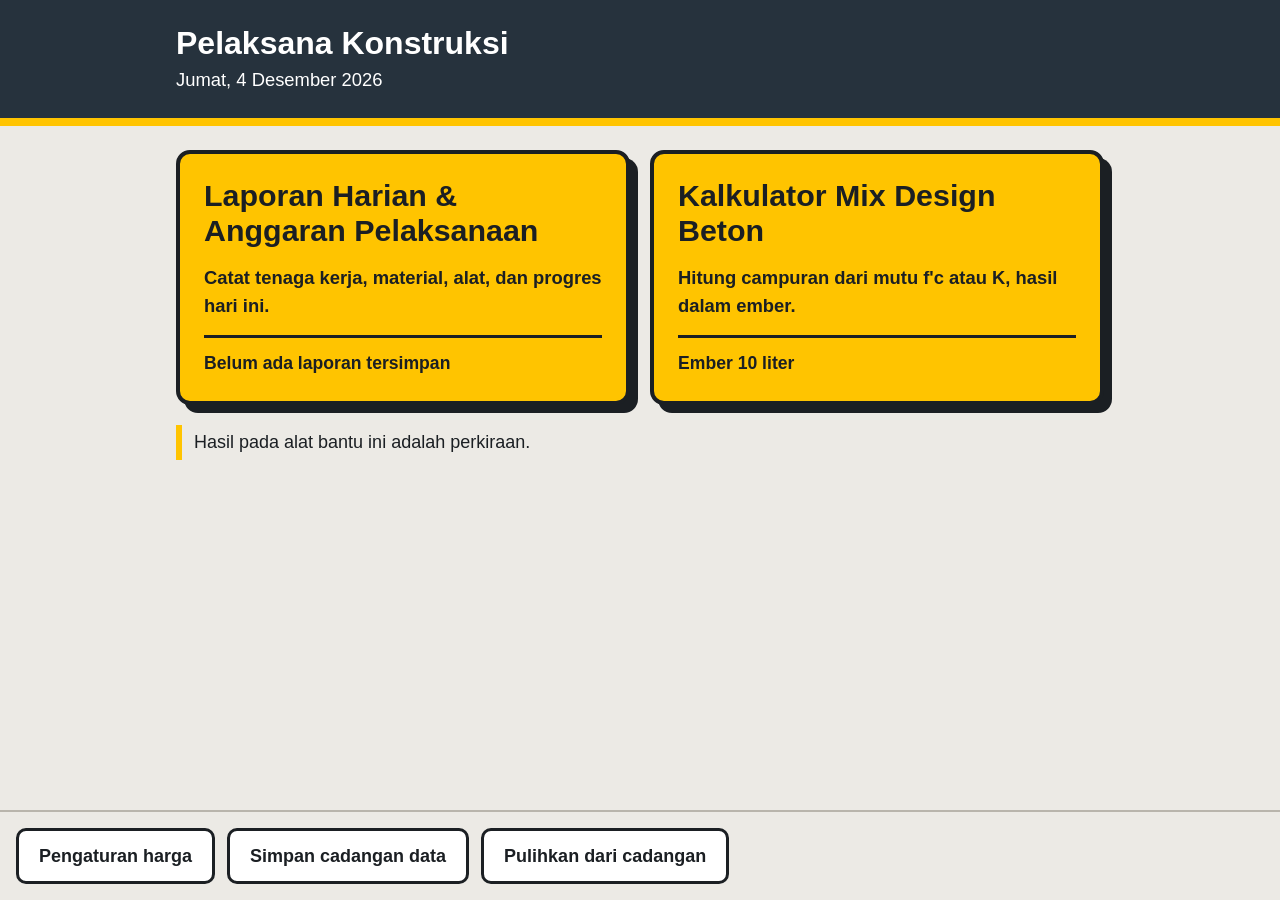
<file: index.html>
<!DOCTYPE html>
<html lang="id">
<head>
  <meta charset="UTF-8">
  <meta name="viewport" content="width=device-width, initial-scale=1">
  <meta name="color-scheme" content="light dark">
  <meta name="theme-color" content="#26323D">
  <link rel="manifest" href="manifest.json">
  <link rel="icon" href="icons/icon-192.png">
  <title>Aplikasi Pelaksana Konstruksi</title>
  <link rel="stylesheet" href="css/style.css">
  <link rel="stylesheet" href="css/landing.css">
</head>
<body class="beranda">

  <header class="atas">
    <div class="wadah">
      <h1>Pelaksana Konstruksi</h1>
      <p id="tanggal">Memuat tanggal...</p>
    </div>
  </header>

  <main class="wadah menu">
    <a class="menu-besar" href="laporan.html">
      <span class="judul">Laporan Harian &amp; Anggaran Pelaksanaan</span>
      <span class="ket">Catat tenaga kerja, material, alat, dan progres hari ini.</span>
      <span class="info" id="infoLaporan">Memuat...</span>
    </a>

    <a class="menu-besar" href="mixdesign.html">
      <span class="judul">Kalkulator Mix Design Beton</span>
      <span class="ket">Hitung campuran dari mutu f'c atau K, hasil dalam ember.</span>
      <span class="info" id="infoMix">Ember 10 liter</span>
    </a>

    <p style="grid-column: 1 / -1; margin: 0; border-left: 6px solid var(--kuning); padding: 4px 12px;">
      Hasil pada alat bantu ini adalah perkiraan.
    </p>
  </main>

  <footer class="bawah">
    <p class="peringatan sembunyi" id="peringatan">
      Penyimpanan browser tidak tersedia. Data tidak akan tersimpan.
    </p>
    <div style="display:flex;flex-wrap:wrap;gap:12px">
      <a class="tombol sekunder" href="harga.html">Pengaturan harga</a>
      <button class="tombol sekunder" type="button" id="btnCadangan">Simpan cadangan data</button>
      <button class="tombol sekunder" type="button" id="btnPulihkan">Pulihkan dari cadangan</button>
      <input type="file" id="berkasCadangan" accept="application/json,.json" class="sembunyi">
    </div>
  </footer>

  <script src="js/harga.js"></script>
  <script src="js/storage.js"></script>
  <script src="js/util.js"></script>
  <script>
    (function () {
      document.getElementById("tanggal").textContent = Util.formatTanggalID();

      if (!Penyimpanan.tersedia()) {
        document.getElementById("peringatan").classList.remove("sembunyi");
      }

      var jumlah = Penyimpanan.daftar("laporan_").length;
      document.getElementById("infoLaporan").textContent =
        jumlah === 0 ? "Belum ada laporan tersimpan" : jumlah + " laporan tersimpan";

      var p = Penyimpanan.ambilPengaturan();
      document.getElementById("infoMix").textContent =
        "Ember " + Util.formatAngka(p.volumeEmber, 1) + " liter";

      document.getElementById("btnCadangan").addEventListener("click", function () {
        Penyimpanan.ekspor();
      });

      var berkas = document.getElementById("berkasCadangan");
      document.getElementById("btnPulihkan").addEventListener("click", function () { berkas.click(); });
      berkas.addEventListener("change", function () {
        if (!berkas.files.length) return;
        Penyimpanan.impor(berkas.files[0]).then(function (n) {
          alert(n + " data berhasil dipulihkan.");
          location.reload();
        }).catch(function (e) { alert("Gagal memulihkan: " + e.message); });
      });
    })();
  </script>
  <script src="js/pwa.js"></script>
</body>
</html>
</file>
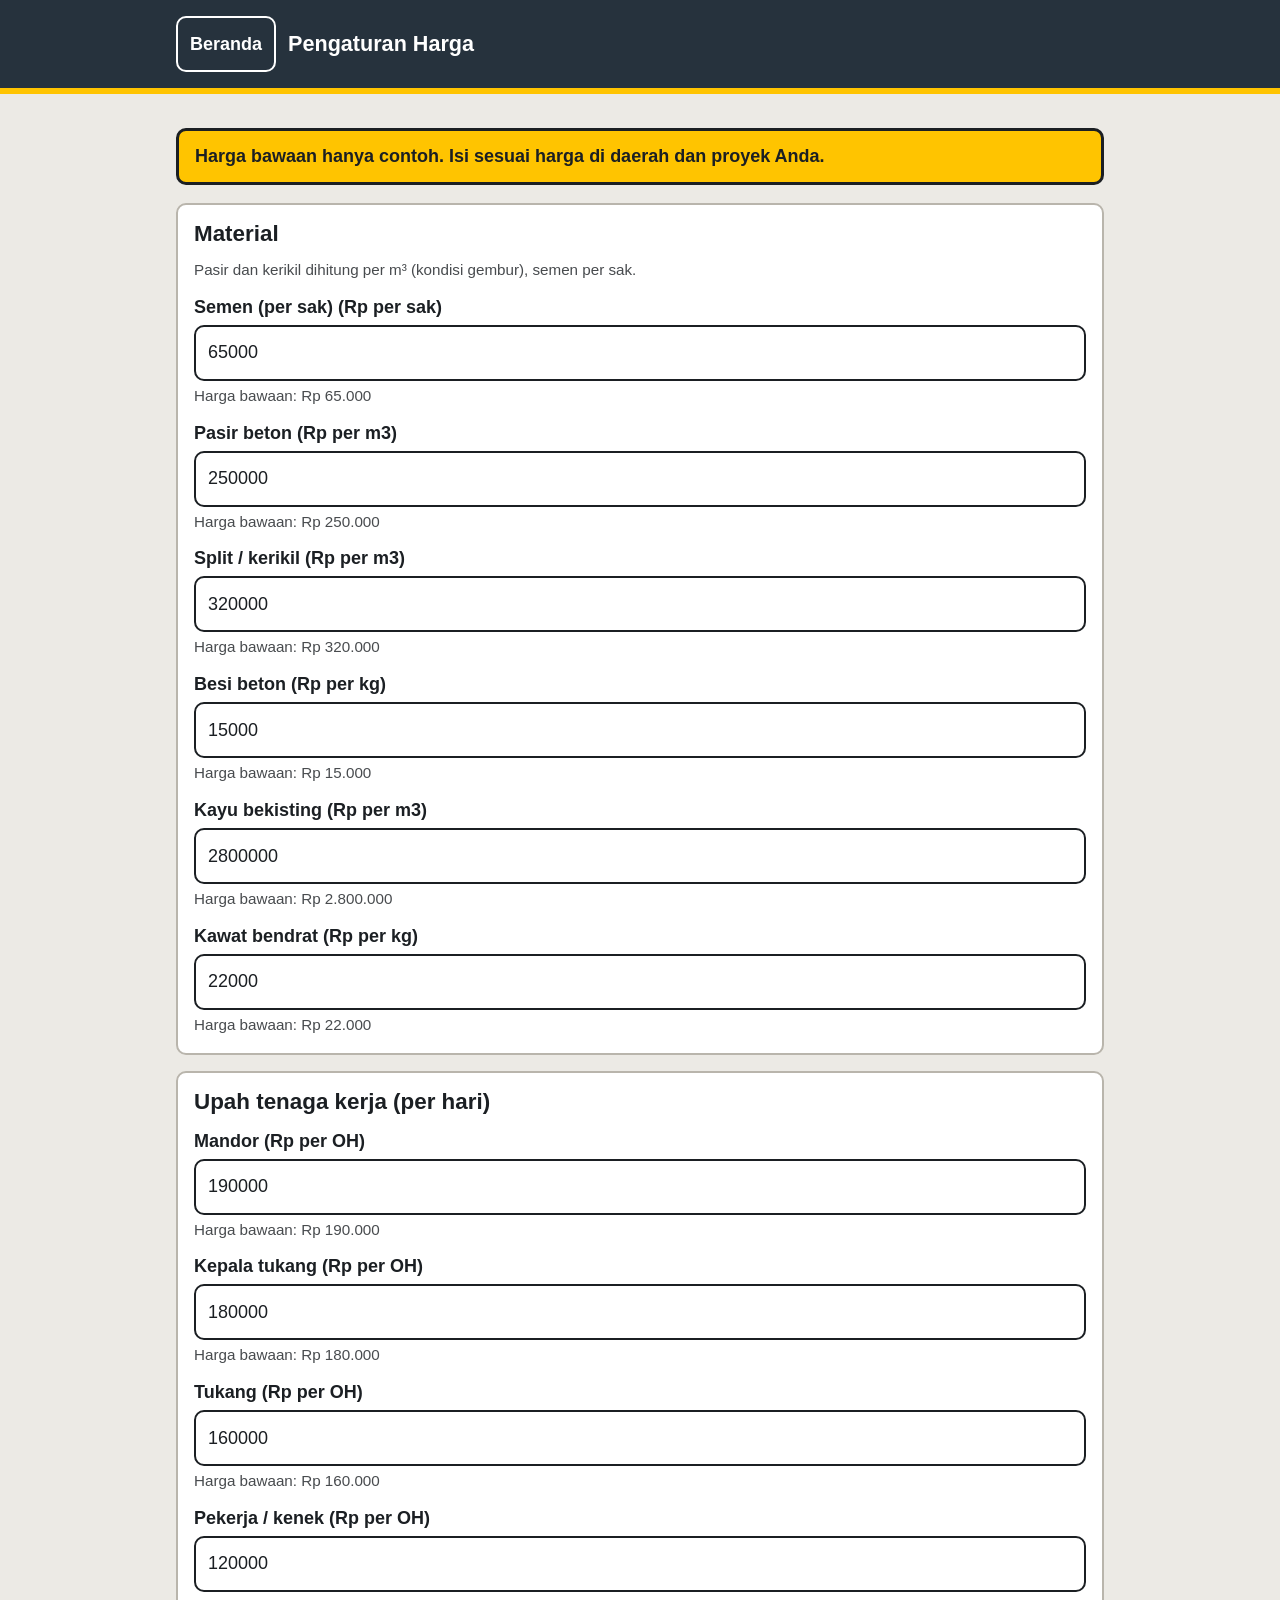
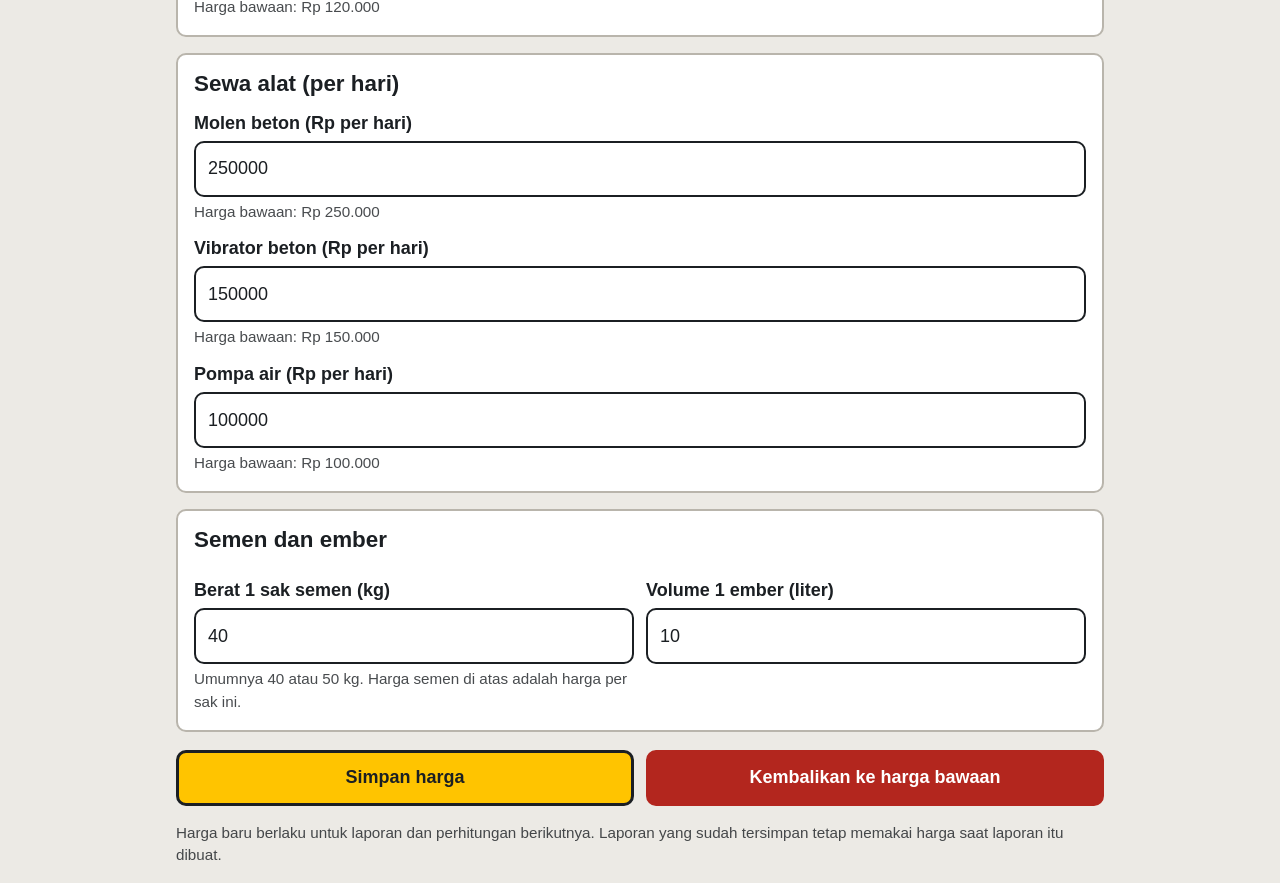
<file: harga.html>
<!DOCTYPE html>
<html lang="id">
<head>
  <meta charset="UTF-8">
  <meta name="viewport" content="width=device-width, initial-scale=1">
  <meta name="color-scheme" content="light dark">
  <meta name="theme-color" content="#26323D">
  <link rel="manifest" href="manifest.json">
  <link rel="icon" href="icons/icon-192.png">
  <title>Pengaturan Harga</title>
  <link rel="stylesheet" href="css/style.css">
  <style>
    .sorot { background: var(--kuning); color: #1B1F23; border: 3px solid #1B1F23; border-radius: var(--jari-jari); padding: 12px 16px; font-weight: 800; }
    .aksi { display: flex; flex-wrap: wrap; gap: 12px; margin: 16px 0; }
    .aksi .tombol { flex: 1 1 200px; }
    .info { font-weight: 800; color: var(--aman); }
  </style>
</head>
<body>
  <header class="header">
    <div class="wadah">
      <a class="kembali" href="index.html">Beranda</a>
      <h1>Pengaturan Harga</h1>
    </div>
  </header>

  <main class="wadah">
    <p class="sorot">Harga bawaan hanya contoh. Isi sesuai harga di daerah dan proyek Anda.</p>

    <section class="bagian">
      <h2>Material</h2>
      <p class="bantuan">Pasir dan kerikil dihitung per m&sup3; (kondisi gembur), semen per sak.</p>
      <div id="g-material"></div>
    </section>

    <section class="bagian">
      <h2>Upah tenaga kerja (per hari)</h2>
      <div id="g-upah"></div>
    </section>

    <section class="bagian">
      <h2>Sewa alat (per hari)</h2>
      <div id="g-alat"></div>
    </section>

    <section class="bagian">
      <h2>Semen dan ember</h2>
      <div class="baris dua">
        <div>
          <label for="sakKg">Berat 1 sak semen (kg)</label>
          <input id="sakKg" type="text" inputmode="decimal">
          <p class="bantuan">Umumnya 40 atau 50 kg. Harga semen di atas adalah harga per sak ini.</p>
        </div>
        <div>
          <label for="volEmber">Volume 1 ember (liter)</label>
          <input id="volEmber" type="text" inputmode="decimal">
        </div>
      </div>
    </section>

    <p class="galat" id="galat" role="alert"></p>
    <p class="info" id="info" role="status"></p>
    <div class="aksi">
      <button class="tombol" type="button" id="btnSimpan">Simpan harga</button>
      <button class="tombol bahaya" type="button" id="btnReset">Kembalikan ke harga bawaan</button>
    </div>
    <p class="bantuan">Harga baru berlaku untuk laporan dan perhitungan berikutnya. Laporan yang sudah tersimpan tetap memakai harga saat laporan itu dibuat.</p>
  </main>

  <script src="js/harga.js"></script>
  <script src="js/storage.js"></script>
  <script src="js/util.js"></script>
  <script src="js/pengaturan.js"></script>
  <script src="js/pwa.js"></script>
</body>
</html>
</file>
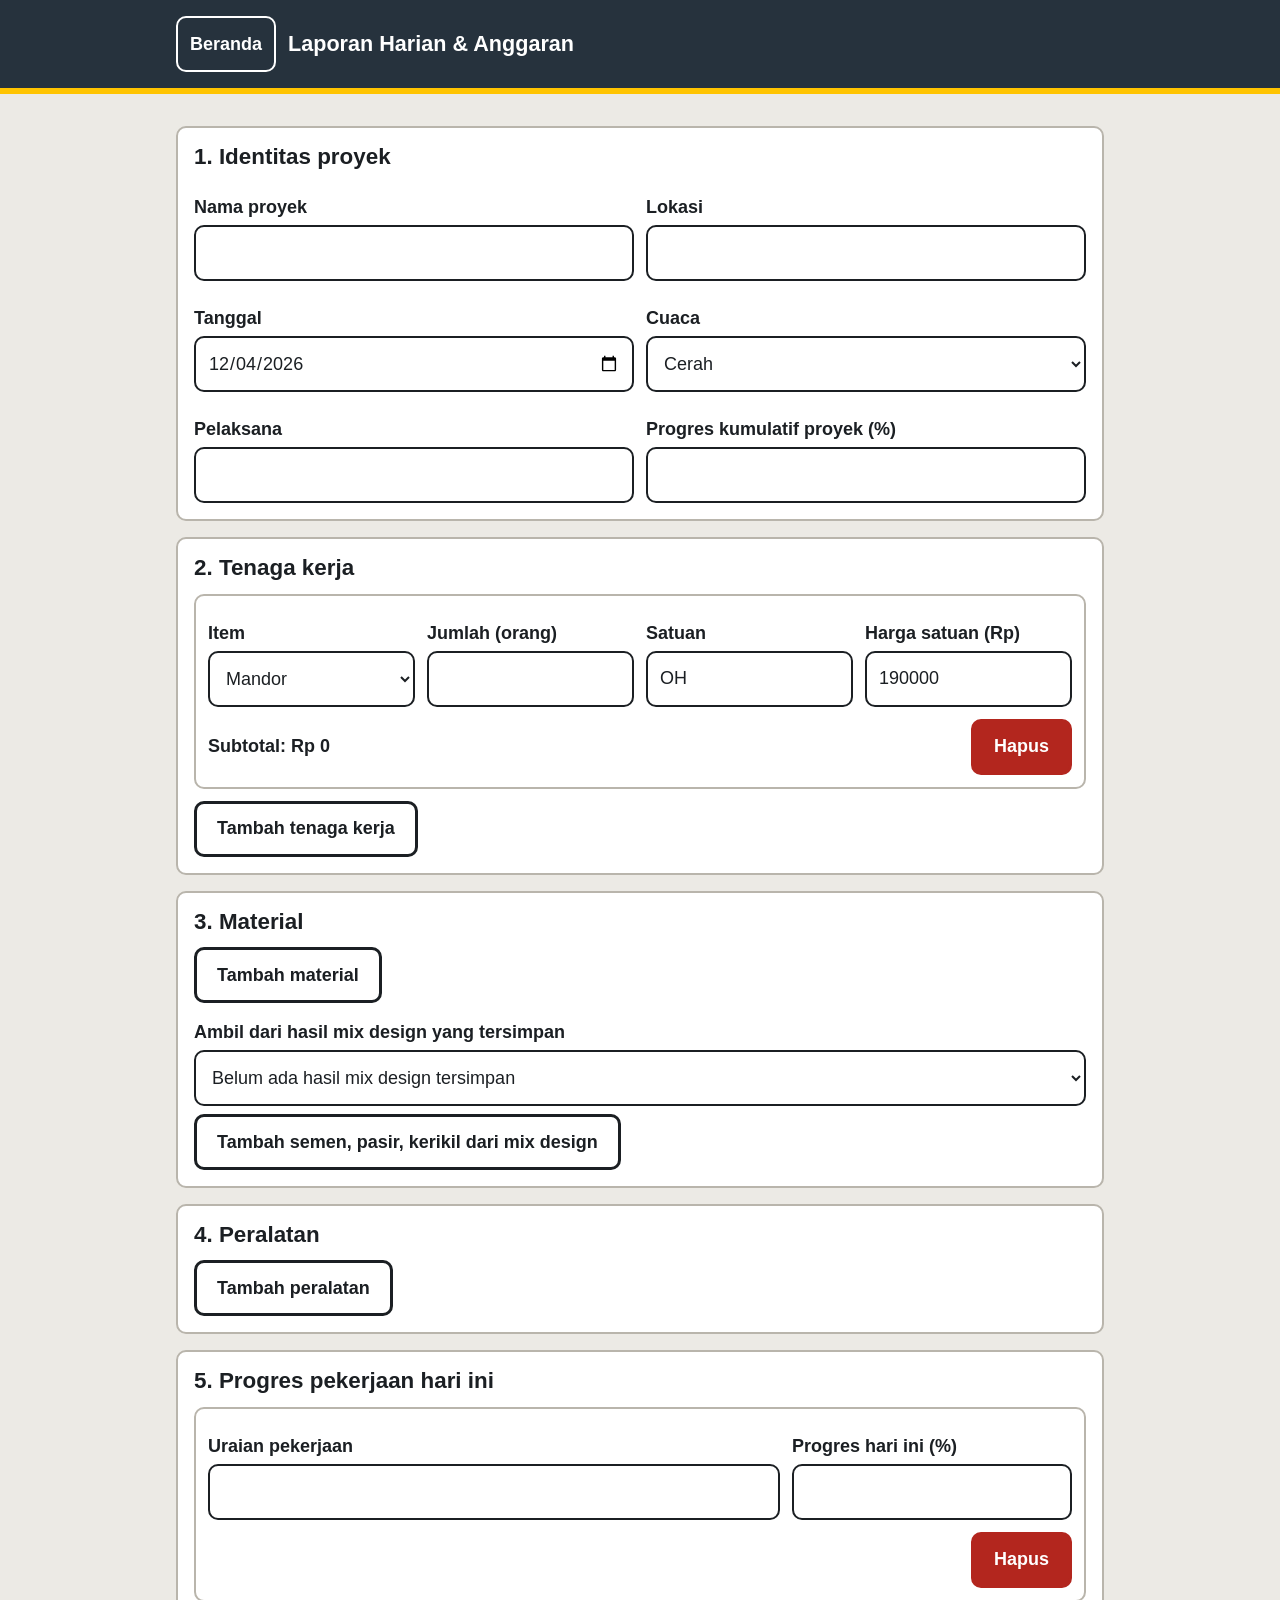
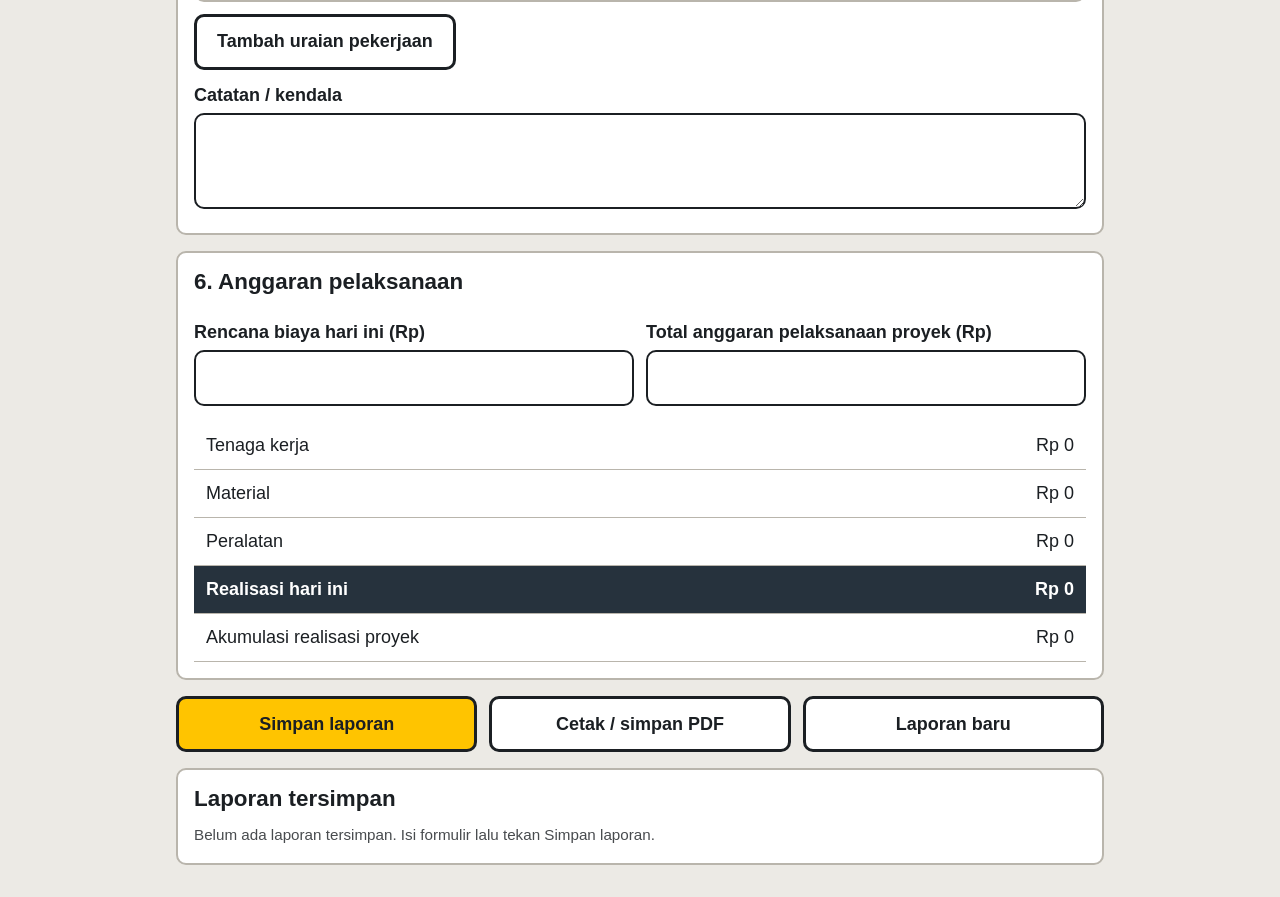
<file: laporan.html>
<!DOCTYPE html>
<html lang="id">
<head>
  <meta charset="UTF-8">
  <meta name="viewport" content="width=device-width, initial-scale=1">
  <meta name="color-scheme" content="light dark">
  <meta name="theme-color" content="#26323D">
  <link rel="manifest" href="manifest.json">
  <link rel="icon" href="icons/icon-192.png">
  <title>Laporan Harian &amp; Anggaran Pelaksanaan</title>
  <link rel="stylesheet" href="css/style.css">
  <link rel="stylesheet" href="css/laporan.css">
  <link rel="stylesheet" href="css/print.css" media="print">
</head>
<body>
  <header class="header">
    <div class="wadah">
      <a class="kembali tidak-cetak" href="index.html">Beranda</a>
      <h1>Laporan Harian &amp; Anggaran</h1>
    </div>
  </header>

  <main class="wadah">
    <section class="bagian">
      <h2>1. Identitas proyek</h2>
      <div class="baris dua">
        <div><label for="nama">Nama proyek</label><input id="nama" type="text"></div>
        <div><label for="lokasi">Lokasi</label><input id="lokasi" type="text"></div>
        <div><label for="tanggal">Tanggal</label><input id="tanggal" type="date"></div>
        <div><label for="cuaca">Cuaca</label>
          <select id="cuaca"><option>Cerah</option><option>Berawan</option><option>Hujan ringan</option><option>Hujan deras</option></select></div>
        <div><label for="pelaksana">Pelaksana</label><input id="pelaksana" type="text"></div>
        <div><label for="progresKum">Progres kumulatif proyek (%)</label><input id="progresKum" type="text" inputmode="decimal"></div>
      </div>
    </section>

    <section class="bagian">
      <h2>2. Tenaga kerja</h2>
      <div id="list-tenaga"></div>
      <button class="tombol sekunder tidak-cetak" type="button" data-tambah="tenaga">Tambah tenaga kerja</button>
    </section>

    <section class="bagian">
      <h2>3. Material</h2>
      <div id="list-material"></div>
      <button class="tombol sekunder tidak-cetak" type="button" data-tambah="material">Tambah material</button>
      <div class="tidak-cetak" style="margin-top:16px">
        <label for="pilihMix">Ambil dari hasil mix design yang tersimpan</label>
        <select id="pilihMix"></select>
        <button class="tombol sekunder" type="button" id="btnMix" style="margin-top:8px">Tambah semen, pasir, kerikil dari mix design</button>
      </div>
    </section>

    <section class="bagian">
      <h2>4. Peralatan</h2>
      <div id="list-alat"></div>
      <button class="tombol sekunder tidak-cetak" type="button" data-tambah="alat">Tambah peralatan</button>
    </section>

    <section class="bagian">
      <h2>5. Progres pekerjaan hari ini</h2>
      <div id="list-progres"></div>
      <button class="tombol sekunder tidak-cetak" type="button" id="btnProgres">Tambah uraian pekerjaan</button>
      <label for="catatan">Catatan / kendala</label>
      <textarea id="catatan"></textarea>
    </section>

    <section class="bagian">
      <h2>6. Anggaran pelaksanaan</h2>
      <div class="baris dua">
        <div><label for="anggaranHari">Rencana biaya hari ini (Rp)</label><input id="anggaranHari" type="text" inputmode="decimal"></div>
        <div><label for="anggaranTotal">Total anggaran pelaksanaan proyek (Rp)</label><input id="anggaranTotal" type="text" inputmode="decimal"></div>
      </div>
      <div id="ringkasan" style="margin-top:16px" aria-live="polite"></div>
    </section>

    <p class="galat tidak-cetak" id="galat" role="alert"></p>
    <div class="aksi tidak-cetak">
      <button class="tombol" type="button" id="btnSimpan">Simpan laporan</button>
      <button class="tombol sekunder" type="button" id="btnCetak">Cetak / simpan PDF</button>
      <button class="tombol sekunder" type="button" id="btnBaru">Laporan baru</button>
    </div>

    <section class="bagian tidak-cetak">
      <h2>Laporan tersimpan</h2>
      <div id="daftar"></div>
    </section>
  </main>

  <script src="js/harga.js"></script>
  <script src="js/storage.js"></script>
  <script src="js/util.js"></script>
  <script src="js/laporan.js"></script>
  <script src="js/pwa.js"></script>
</body>
</html>
</file>
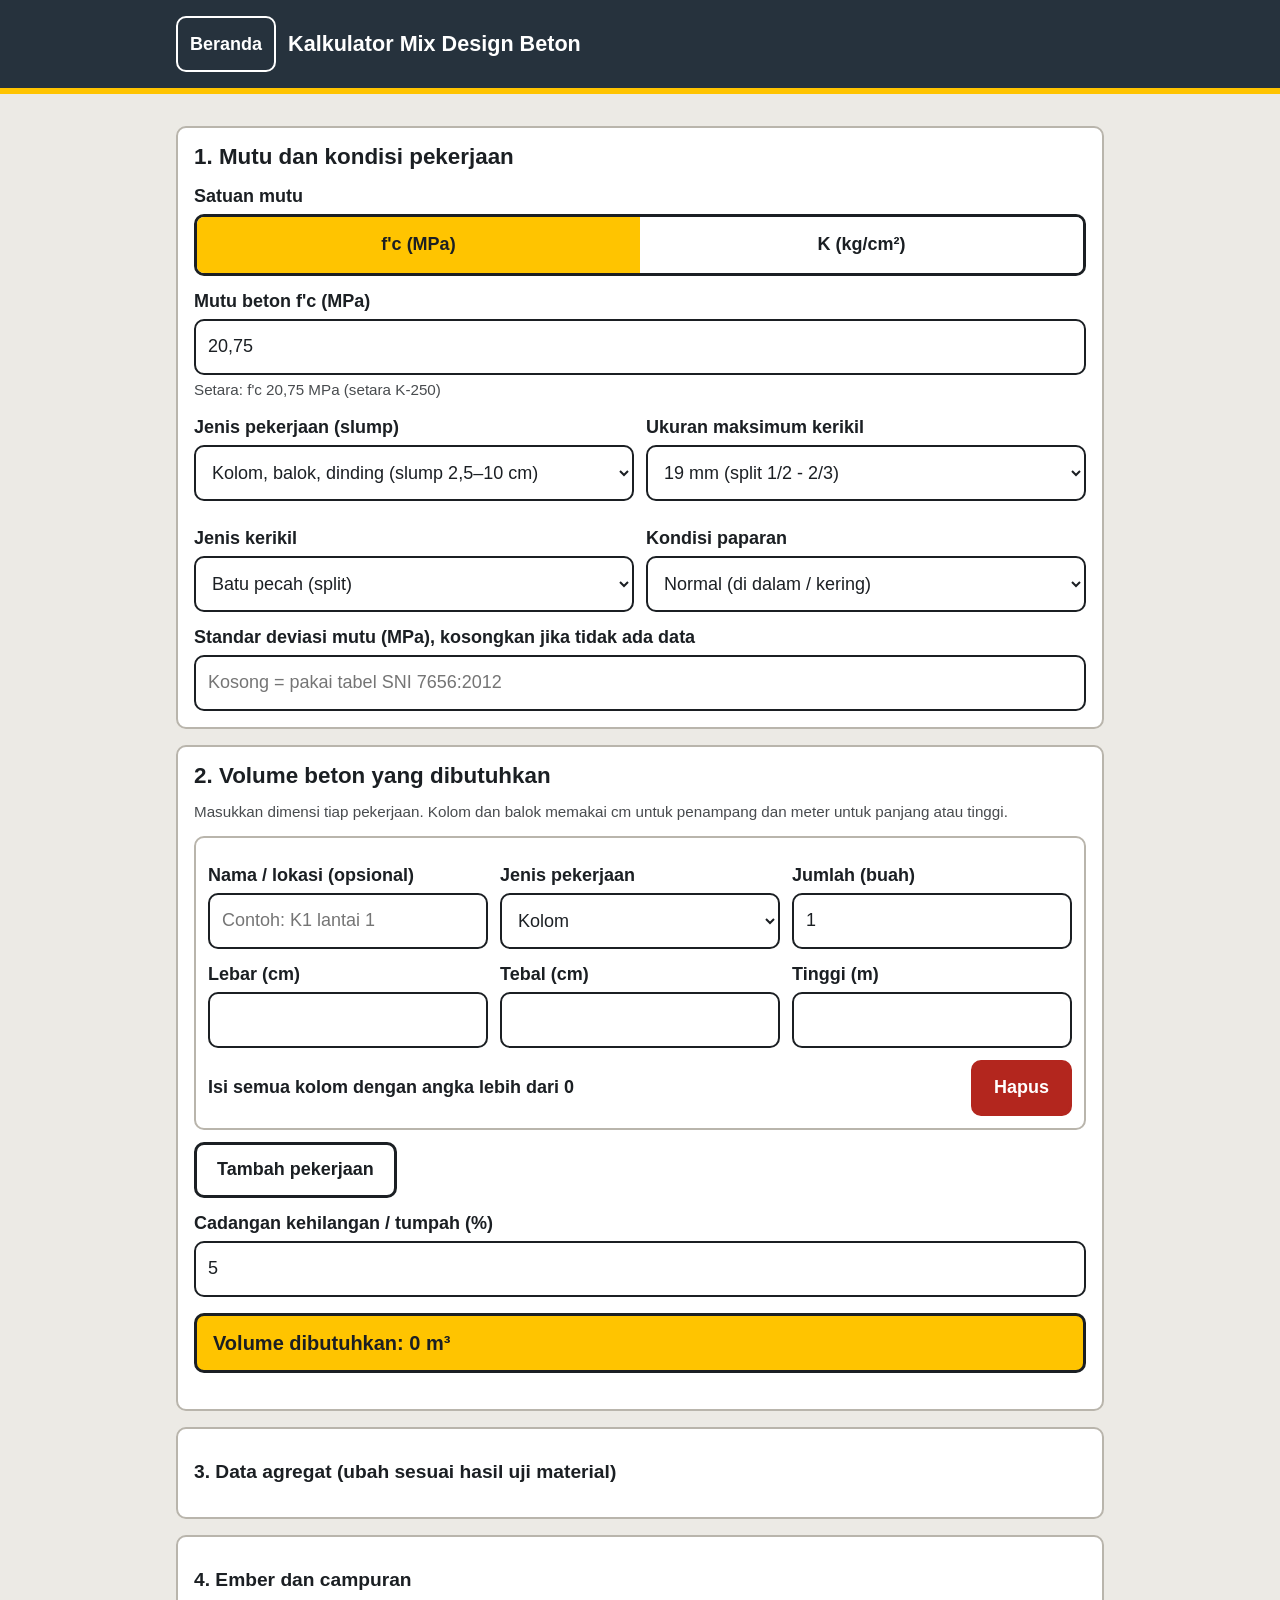
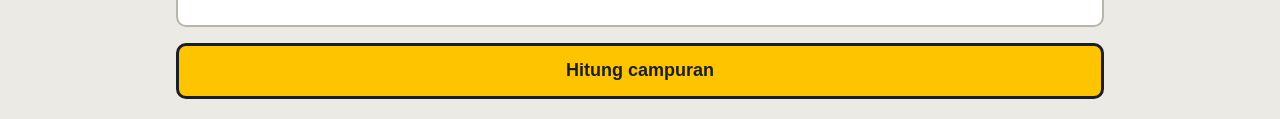
<file: mixdesign.html>
<!DOCTYPE html>
<html lang="id">
<head>
  <meta charset="UTF-8">
  <meta name="viewport" content="width=device-width, initial-scale=1">
  <meta name="color-scheme" content="light dark">
  <meta name="theme-color" content="#26323D">
  <link rel="manifest" href="manifest.json">
  <link rel="icon" href="icons/icon-192.png">
  <title>Kalkulator Mix Design Beton</title>
  <link rel="stylesheet" href="css/style.css">
  <style>
    details.bagian summary { font-weight: 800; font-size: 1.2rem; cursor: pointer; min-height: var(--sentuh); display: flex; align-items: center; }
    .sorot { background: var(--kuning); color: #1B1F23; border: 3px solid #1B1F23; border-radius: var(--jari-jari); padding: 12px 16px; font-weight: 800; font-size: 1.25rem; }
    .catatan { border-left: 6px solid var(--kuning); padding: 4px 12px; margin: 12px 0; }
    .pekerjaan { border: 2px solid var(--garis); border-radius: var(--jari-jari); padding: 12px; margin: 12px 0; }
    .pekerjaan .kisi { display: grid; gap: 12px; grid-template-columns: repeat(auto-fit, minmax(150px, 1fr)); }
    .pekerjaan .v-hasil { display: flex; justify-content: space-between; align-items: center; gap: 12px; margin: 12px 0 0; font-weight: 800; }
  </style>
</head>
<body>
  <header class="header">
    <div class="wadah">
      <a class="kembali" href="index.html">Beranda</a>
      <h1>Kalkulator Mix Design Beton</h1>
    </div>
  </header>

  <main class="wadah">
    <section class="bagian">
      <h2>1. Mutu dan kondisi pekerjaan</h2>

      <label id="lblSatuan">Satuan mutu</label>
      <div class="pilihan" role="radiogroup" aria-labelledby="lblSatuan">
        <input type="radio" name="satuan" id="satFc" value="fc" checked><label for="satFc">f'c (MPa)</label>
        <input type="radio" name="satuan" id="satK" value="K"><label for="satK">K (kg/cm²)</label>
      </div>

      <label for="mutu" id="lblMutu">Mutu beton f'c (MPa)</label>
      <input id="mutu" type="text" inputmode="decimal" value="20,75">
      <p class="bantuan" id="ketMutu"></p>

      <div class="baris dua">
        <div>
          <label for="slump">Jenis pekerjaan (slump)</label>
          <select id="slump">
            <option value="7.5">Pondasi, pelat lantai (slump 2,5–7,5 cm)</option>
            <option value="10" selected>Kolom, balok, dinding (slump 2,5–10 cm)</option>
            <option value="15">Pompa / tulangan rapat (slump 10–15 cm)</option>
          </select>
        </div>
        <div>
          <label for="ukuran">Ukuran maksimum kerikil</label>
          <select id="ukuran">
            <option value="10">10 mm</option>
            <option value="12.5">12,5 mm</option>
            <option value="19" selected>19 mm (split 1/2 - 2/3)</option>
            <option value="25">25 mm</option>
            <option value="37.5">37,5 mm</option>
            <option value="50">50 mm</option>
          </select>
        </div>
        <div>
          <label for="jenis">Jenis kerikil</label>
          <select id="jenis">
            <option value="pecah" selected>Batu pecah (split)</option>
            <option value="alam">Kerikil alam (bulat)</option>
          </select>
        </div>
        <div>
          <label for="paparan">Kondisi paparan</label>
          <select id="paparan">
            <option value="0">Normal (di dalam / kering)</option>
            <option value="0.5">Basah / terkena air (FAS maks 0,50)</option>
            <option value="0.45">Air laut / sulfat (FAS maks 0,45)</option>
          </select>
        </div>
      </div>

      <label for="sdev">Standar deviasi mutu (MPa), kosongkan jika tidak ada data</label>
      <input id="sdev" type="text" inputmode="decimal" placeholder="Kosong = pakai tabel SNI 7656:2012">
    </section>

    <section class="bagian">
      <h2>2. Volume beton yang dibutuhkan</h2>
      <p class="bantuan">Masukkan dimensi tiap pekerjaan. Kolom dan balok memakai cm untuk penampang dan meter untuk panjang atau tinggi.</p>
      <div id="daftarVol"></div>
      <button class="tombol sekunder" type="button" id="btnTambah">Tambah pekerjaan</button>
      <label for="waste">Cadangan kehilangan / tumpah (%)</label>
      <input id="waste" type="text" inputmode="decimal" value="5">
      <p class="sorot" id="totalVol" style="margin-top:16px">Volume dibutuhkan: 0 m³</p>
    </section>

    <details class="bagian">
      <summary>3. Data agregat (ubah sesuai hasil uji material)</summary>
      <div class="baris dua">
        <div><label for="fm">Modulus kehalusan pasir</label><input id="fm" type="text" inputmode="decimal" value="2,8"></div>
        <div><label for="bi">Berat isi padat kerikil (kg/m³)</label><input id="bi" type="text" inputmode="decimal" value="1600"></div>
        <div><label for="bjPasir">Berat jenis pasir (SSD)</label><input id="bjPasir" type="text" inputmode="decimal" value="2,6"></div>
        <div><label for="bjKerikil">Berat jenis kerikil (SSD)</label><input id="bjKerikil" type="text" inputmode="decimal" value="2,65"></div>
        <div><label for="absPasir">Penyerapan pasir (%)</label><input id="absPasir" type="text" inputmode="decimal" value="2"></div>
        <div><label for="absKerikil">Penyerapan kerikil (%)</label><input id="absKerikil" type="text" inputmode="decimal" value="1,5"></div>
        <div><label for="kaPasir">Kadar air pasir di lapangan (%)</label><input id="kaPasir" type="text" inputmode="decimal" value="4"></div>
        <div><label for="kaKerikil">Kadar air kerikil di lapangan (%)</label><input id="kaKerikil" type="text" inputmode="decimal" value="1"></div>
      </div>
      <p class="bantuan">Kadar air lapangan dipakai untuk koreksi air dan berat agregat.</p>
    </details>

    <details class="bagian">
      <summary>4. Ember dan campuran</summary>
      <div class="baris dua">
        <div><label for="volEmber">Volume 1 ember (liter)</label><input id="volEmber" type="text" inputmode="decimal"></div>
        <div><label for="jmlSak">Semen per campuran (sak)</label><input id="jmlSak" type="text" inputmode="decimal" value="1"></div>
        <div><label for="biPasir">Berat isi gembur pasir (kg/liter)</label><input id="biPasir" type="text" inputmode="decimal"></div>
        <div><label for="biKerikil">Berat isi gembur kerikil (kg/liter)</label><input id="biKerikil" type="text" inputmode="decimal"></div>
      </div>
      <p class="bantuan">Pasir basah mengembang, jadi berat isi gembur sebaiknya ditimbang sendiri di proyek: isi ember penuh tanpa dipadatkan, timbang, bagi dengan volume ember.</p>
    </details>

    <button class="tombol" type="button" id="btnHitung" style="width:100%">Hitung campuran</button>
    <p class="galat" id="galat" role="alert"></p>

    <section class="bagian sembunyi" id="hasil" aria-live="polite"></section>
  </main>

  <script src="js/harga.js"></script>
  <script src="js/storage.js"></script>
  <script src="js/util.js"></script>
  <script src="js/mixdesign.js"></script>
  <script src="js/pwa.js"></script>
</body>
</html>
</file>
<file: css/style.css>
/* style.css - Gaya dasar bersama. Dirancang untuk dipakai di lapangan:
   teks besar, kontras tinggi, area sentuh luas. */

:root {
  --kuning: #FFC400;      /* kuning helm proyek */
  --kuning-tua: #E0A800;
  --arang: #1B1F23;       /* teks utama */
  --baja: #26323D;        /* latar header / tombol sekunder */
  --beton: #ECEAE5;       /* latar halaman */
  --putih: #FFFFFF;
  --garis: #B9B5AC;
  --bahaya: #B3261E;
  --aman: #1B6B3A;

  --font: "Segoe UI", Roboto, "Helvetica Neue", Arial, sans-serif;
  --teks-dasar: 1.125rem;  /* 18px */
  --sentuh: 56px;          /* tinggi minimal elemen yang disentuh */
  --jari-jari: 10px;
}

@media (prefers-color-scheme: dark) {
  :root {
    --arang: #F4F2ED;
    --beton: #14181C;
    --putih: #1F262D;
    --baja: #33424F;
    --garis: #566471;
    --bahaya: #FF8A80;
    --aman: #6FD39A;
  }
}

*, *::before, *::after { box-sizing: border-box; }

html { -webkit-text-size-adjust: 100%; }

body {
  margin: 0;
  font-family: var(--font);
  font-size: var(--teks-dasar);
  line-height: 1.5;
  color: var(--arang);
  background: var(--beton);
}

h1, h2, h3 { line-height: 1.2; margin: 0 0 .5em; }
h1 { font-size: 1.75rem; }
h2 { font-size: 1.4rem; }
h3 { font-size: 1.2rem; }

.wadah { max-width: 960px; margin: 0 auto; padding: 16px; }

/* Header halaman modul */
.header {
  background: var(--baja);
  color: #fff;
  border-bottom: 6px solid var(--kuning);
}
.header .wadah { display: flex; align-items: center; gap: 12px; }
.header h1 { margin: 0; font-size: 1.35rem; color: #fff; }
.header a.kembali {
  color: #fff; text-decoration: none; font-weight: 700;
  min-height: var(--sentuh); display: inline-flex; align-items: center;
  padding: 0 12px; border: 2px solid #fff; border-radius: var(--jari-jari);
}

/* Kartu / bagian form */
.bagian {
  background: var(--putih);
  border: 2px solid var(--garis);
  border-radius: var(--jari-jari);
  padding: 16px;
  margin: 16px 0;
}

/* Form */
label { display: block; font-weight: 700; margin: 12px 0 4px; }
input, select, textarea {
  width: 100%;
  min-height: var(--sentuh);
  font: inherit;
  color: var(--arang);
  background: var(--putih);
  border: 2px solid var(--arang);
  border-radius: var(--jari-jari);
  padding: 8px 12px;
}
textarea { min-height: 96px; }
.bantuan { font-size: .95rem; opacity: .8; margin: 4px 0 0; }
.galat { color: var(--bahaya); font-weight: 700; margin: 4px 0 0; }

.baris { display: grid; gap: 12px; grid-template-columns: 1fr; }
@media (min-width: 640px) { .baris.dua { grid-template-columns: 1fr 1fr; } }

/* Tombol */
.tombol {
  display: inline-flex; align-items: center; justify-content: center; gap: 8px;
  min-height: var(--sentuh);
  padding: 0 20px;
  font: inherit; font-weight: 800;
  color: #1B1F23;
  background: var(--kuning);
  border: 3px solid #1B1F23;
  border-radius: var(--jari-jari);
  cursor: pointer;
  text-decoration: none;
}
.tombol:hover { background: var(--kuning-tua); }
.tombol.sekunder { background: var(--putih); color: var(--arang); border-color: var(--arang); }
.tombol.bahaya { background: var(--bahaya); color: #fff; border-color: var(--bahaya); }

/* Pilihan dua opsi (mis. f'c / K) */
.pilihan { display: flex; border: 3px solid var(--arang); border-radius: var(--jari-jari); overflow: hidden; }
.pilihan input { position: absolute; opacity: 0; width: 1px; min-height: 0; }
.pilihan label {
  flex: 1; margin: 0; min-height: var(--sentuh);
  display: flex; align-items: center; justify-content: center;
  cursor: pointer; font-weight: 800; background: var(--putih);
}
.pilihan input:checked + label { background: var(--kuning); color: #1B1F23; }
.pilihan input:focus-visible + label { outline: 4px solid var(--arang); outline-offset: -4px; }

/* Fokus terlihat jelas */
:focus-visible { outline: 4px solid var(--kuning); outline-offset: 2px; }
input:focus-visible, select:focus-visible, textarea:focus-visible { outline-color: var(--arang); }

/* Tabel (hasil, daftar biaya) */
.gulir { overflow-x: auto; }
table { width: 100%; border-collapse: collapse; }
th, td { text-align: left; padding: 10px 12px; border-bottom: 1px solid var(--garis); }
th { background: var(--baja); color: #fff; }
td.angka, th.angka { text-align: right; font-variant-numeric: tabular-nums; }

.sembunyi { display: none !important; }

@media (prefers-reduced-motion: reduce) {
  * { animation: none !important; transition: none !important; }
}
</file>
<file: css/landing.css>
/* landing.css - Khusus index.html */

.beranda { min-height: 100vh; display: flex; flex-direction: column; }

.beranda .atas {
  background: var(--baja);
  color: #fff;
  border-bottom: 8px solid var(--kuning);
  padding: 24px 16px;
}
.beranda .atas .wadah { padding: 0 16px; }
.beranda .atas h1 { font-size: 2rem; margin: 0 0 4px; color: #fff; }
.beranda .atas p { margin: 0; font-size: 1.15rem; }

.menu {
  flex: 1;
  display: grid;
  gap: 20px;
  grid-template-columns: 1fr;
  align-content: start;
  padding-top: 24px;
  padding-bottom: 24px;
}
@media (min-width: 760px) {
  .menu { grid-template-columns: 1fr 1fr; }
}

.menu-besar {
  display: flex;
  flex-direction: column;
  justify-content: space-between;
  gap: 16px;
  min-height: 220px;
  padding: 24px;
  text-decoration: none;
  color: #1B1F23;
  background: var(--kuning);
  border: 4px solid #1B1F23;
  border-radius: 14px;
  box-shadow: 8px 8px 0 #1B1F23;
}
.menu-besar:hover { background: var(--kuning-tua); }
.menu-besar:active { transform: translate(4px, 4px); box-shadow: 4px 4px 0 #1B1F23; }
.menu-besar:focus-visible { outline: 5px solid var(--arang); outline-offset: 4px; }

.menu-besar .judul { font-size: 1.9rem; font-weight: 900; line-height: 1.15; }
.menu-besar .ket { font-size: 1.15rem; font-weight: 600; }
.menu-besar .info {
  font-size: 1.1rem; font-weight: 800;
  padding-top: 12px; border-top: 3px solid #1B1F23;
}

/* Pada mode gelap, bayangan tombol memakai warna terang agar tetap terlihat */
@media (prefers-color-scheme: dark) {
  .menu-besar { border-color: #F4F2ED; box-shadow: 8px 8px 0 #F4F2ED; }
  .menu-besar:active { box-shadow: 4px 4px 0 #F4F2ED; }
}

.bawah {
  padding: 16px;
  display: flex; flex-wrap: wrap; gap: 12px; align-items: center; justify-content: space-between;
  border-top: 2px solid var(--garis);
}
.bawah .peringatan { margin: 0; font-weight: 700; color: var(--bahaya); }
</file>
<file: css/laporan.css>
/* laporan.css - Khusus laporan.html */
.pekerjaan { border: 2px solid var(--garis); border-radius: var(--jari-jari); padding: 12px; margin: 12px 0; }
.kisi { display: grid; gap: 12px; grid-template-columns: repeat(auto-fit, minmax(150px, 1fr)); }
.v-hasil { display: flex; justify-content: space-between; align-items: center; gap: 12px; margin: 12px 0 0; font-weight: 800; }
.sorot { background: var(--kuning); color: #1B1F23; border: 3px solid #1B1F23; border-radius: var(--jari-jari); padding: 12px 16px; font-weight: 800; font-size: 1.2rem; }
.catatan { border-left: 6px solid var(--kuning); padding: 4px 12px; margin: 12px 0; }
.aksi { display: flex; flex-wrap: wrap; gap: 12px; margin: 16px 0; }
.aksi .tombol { flex: 1 1 180px; }
.item-laporan { display: flex; flex-wrap: wrap; justify-content: space-between; align-items: center; gap: 12px; padding: 12px 0; border-bottom: 1px solid var(--garis); }
.item-laporan .ket { flex: 1 1 240px; }
.lebih { color: var(--bahaya); font-weight: 800; }
.hemat { color: var(--aman); font-weight: 800; }
</file>
<file: css/print.css>
/* print.css - Cetak laporan (A4) */
@page { size: A4; margin: 12mm; }
:root { --arang: #000; --beton: #fff; --putih: #fff; --garis: #888; --baja: #fff; }
body { background: #fff; color: #000; font-size: 11pt; }
.tidak-cetak, .tombol, details { display: none !important; }
.header { background: #fff; color: #000; border-bottom: 2px solid #000; }
.header h1 { color: #000; }
.header a { display: none; }
.bagian { border: 1px solid #888; break-inside: avoid; }
.pekerjaan { border: 1px solid #bbb; break-inside: avoid; }
input, select, textarea { border: none; border-bottom: 1px solid #bbb; border-radius: 0; min-height: 0; padding: 2px 4px; background: transparent; color: #000; appearance: none; -webkit-appearance: none; }
.sorot { background: #fff; color: #000; border: 2px solid #000; }
th { background: #eee; color: #000; }
</file>
